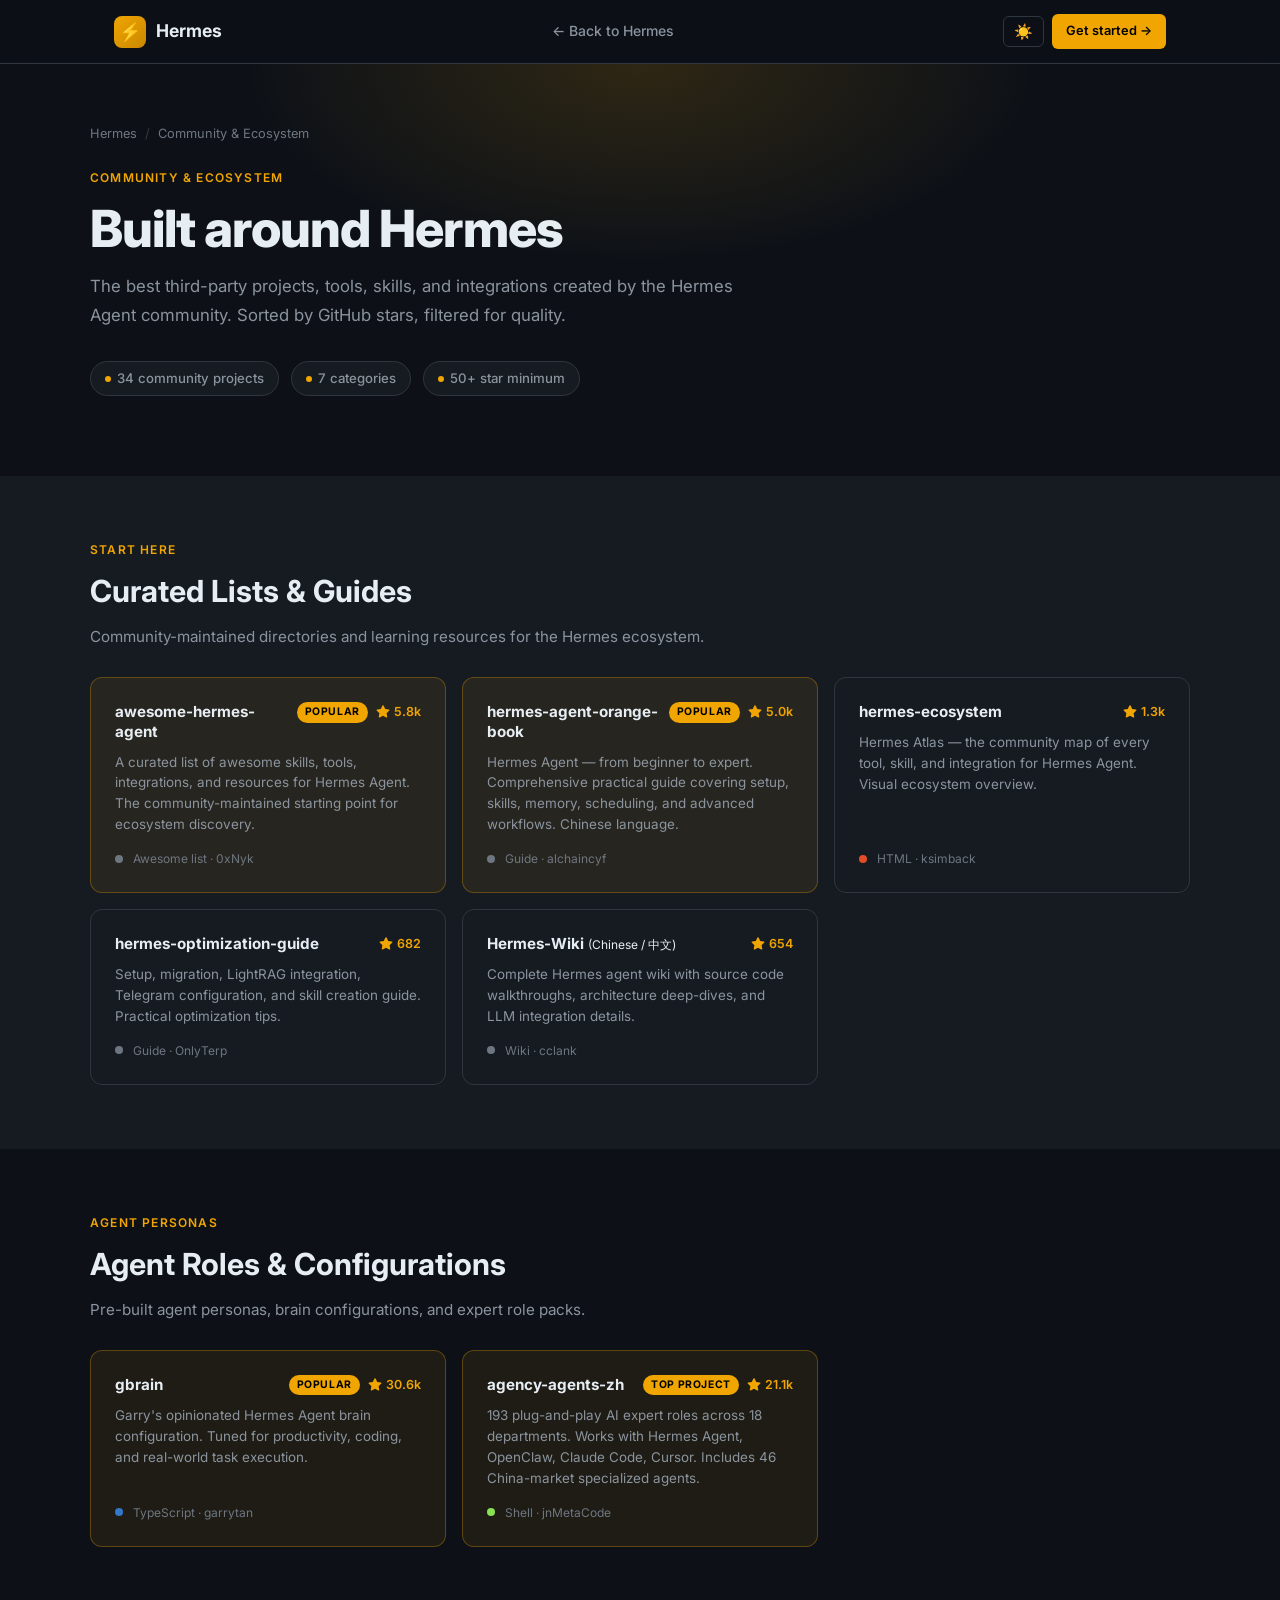
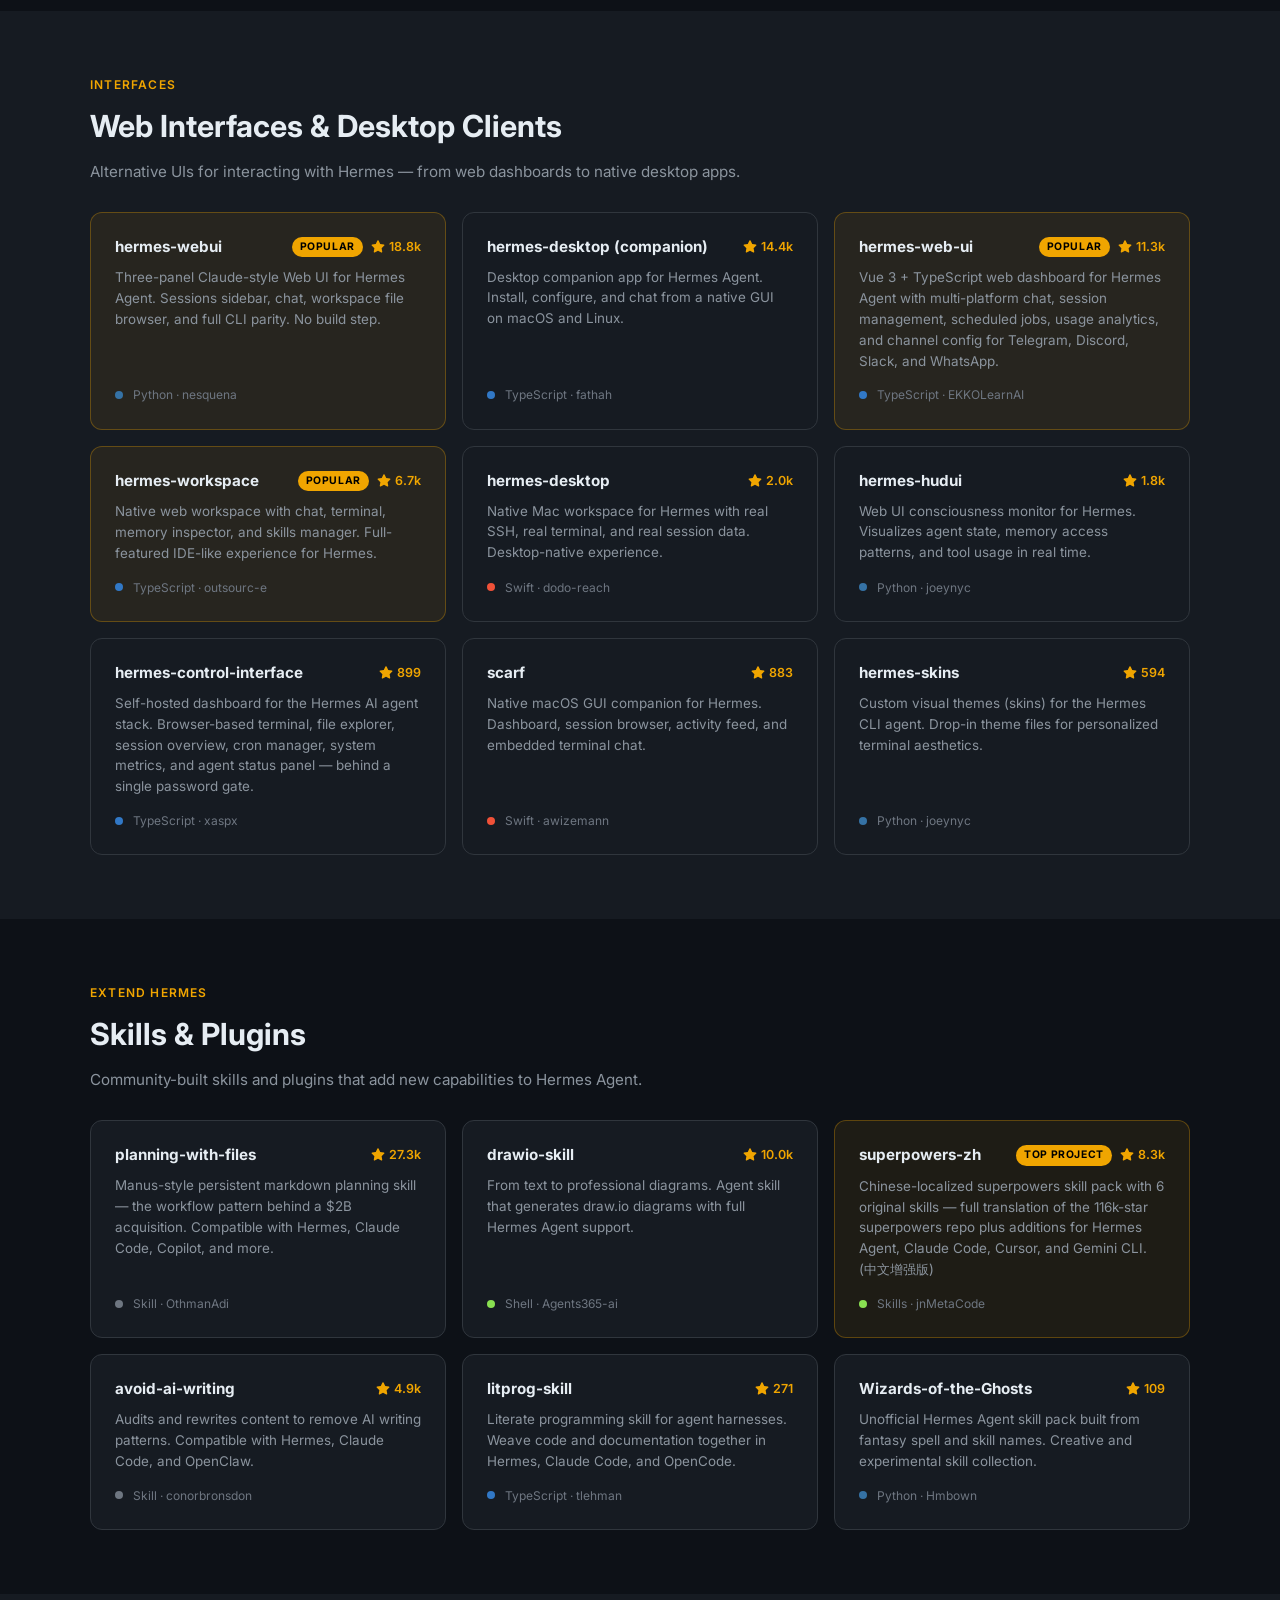
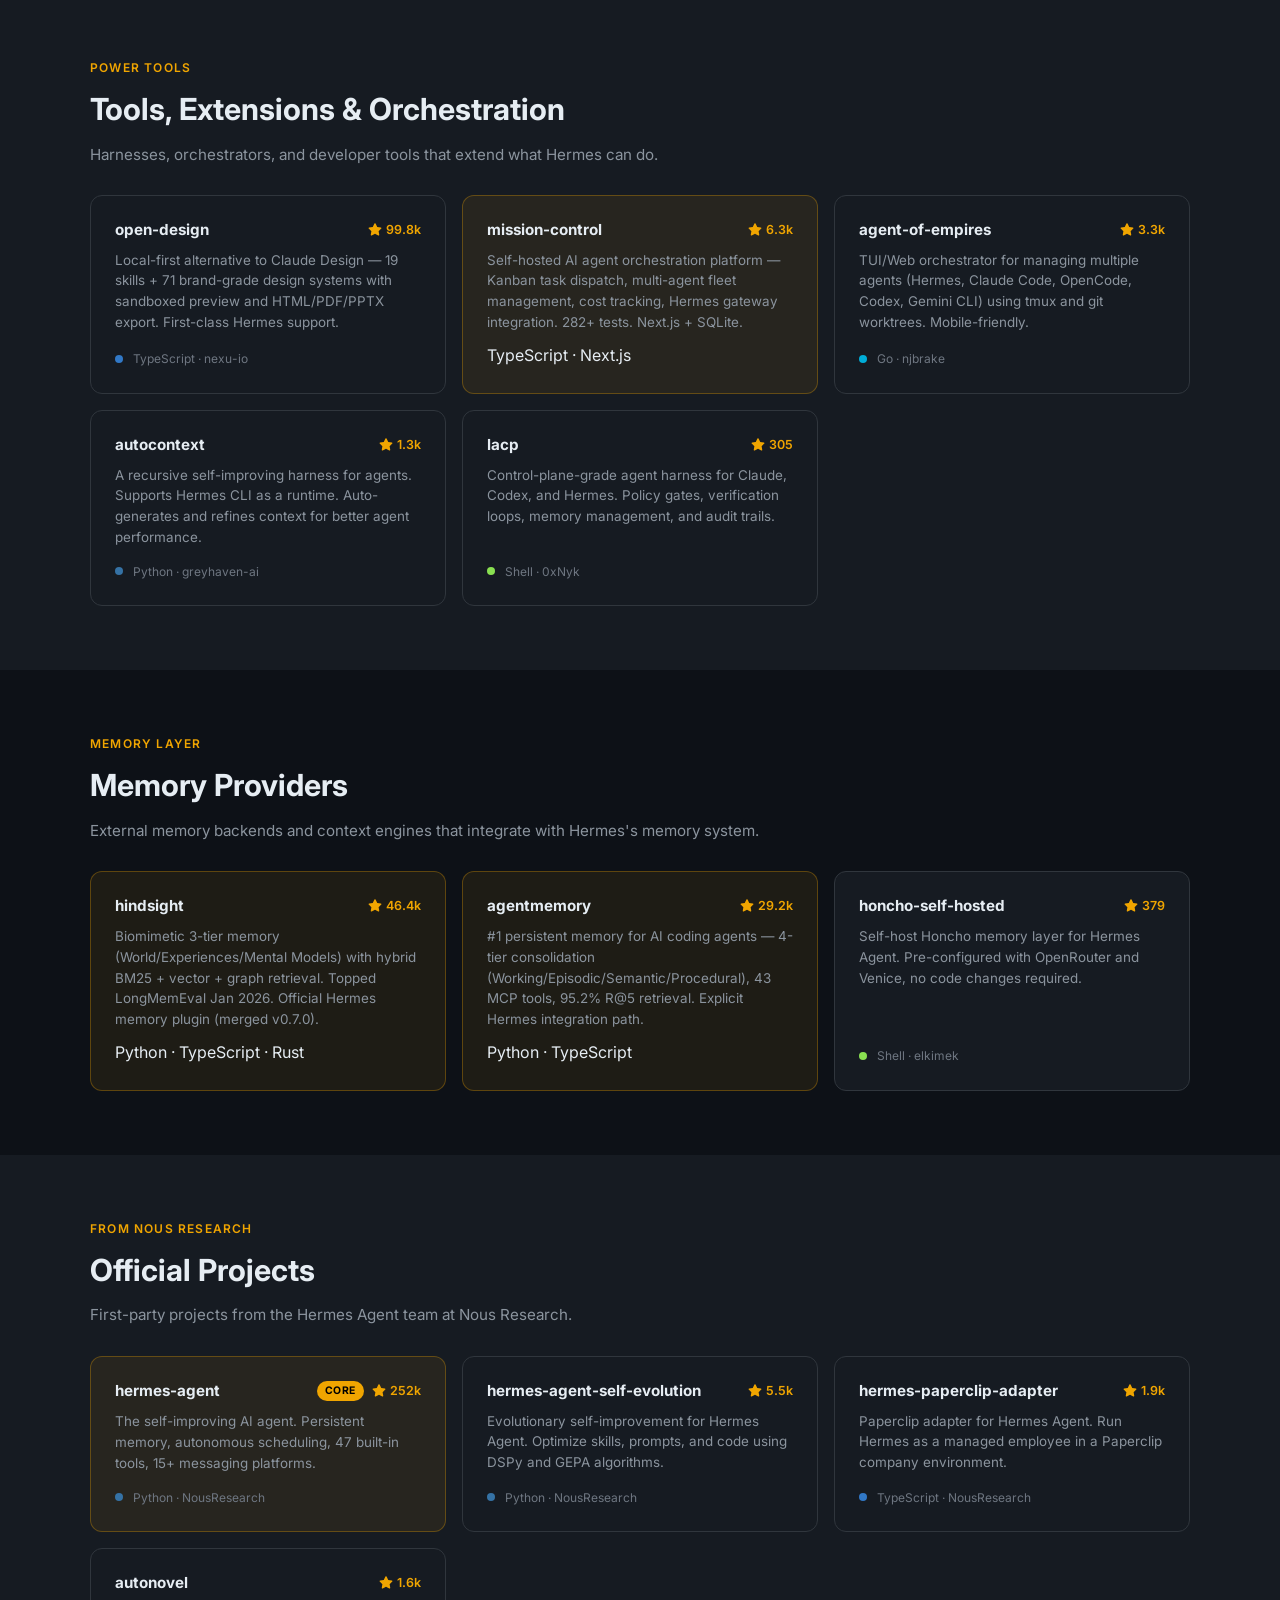
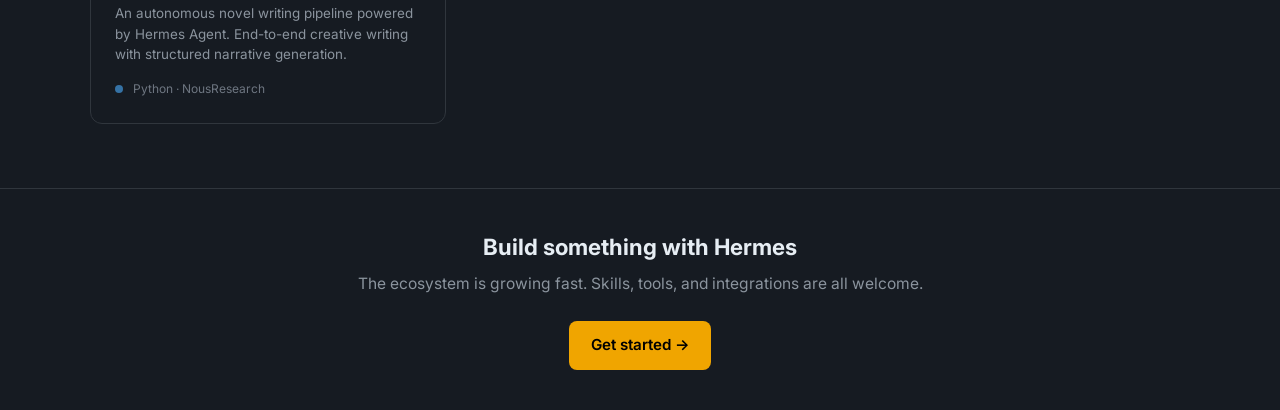
<file: community/index.html>
<!DOCTYPE html>
<html lang="en" data-theme="dark">
<head>
  <script>
    // Canonical URL: strip trailing index.html so links always show the clean path
    (function(){
      var p = window.location.pathname;
      if (p.endsWith('/index.html')) {
        var clean = p.slice(0, p.length - 'index.html'.length);
        window.history.replaceState(null, '', clean + window.location.search + window.location.hash);
      }
    })();
  </script>
  <meta charset="UTF-8" />
  <meta name="viewport" content="width=device-width, initial-scale=1.0" />
  <title>Hermes Ecosystem — Community Projects &amp; Tools</title>
  <meta name="description" content="The best third-party projects, tools, skills, and integrations built around Hermes Agent by the open-source community." />
  <meta property="og:title" content="Hermes Ecosystem — Community Projects & Tools" />
  <meta property="og:description" content="The best third-party projects, tools, skills, and integrations built around Hermes Agent." />
  <meta property="og:type" content="website" />
  <link rel="icon" type="image/svg+xml" href="/favicon.svg" />
  <link rel="icon" type="image/png" sizes="32x32" href="/favicon-32.png" />
  <link rel="icon" type="image/png" sizes="192x192" href="/favicon-192.png" />
  <link rel="shortcut icon" href="/favicon.ico" />
  <link rel="apple-touch-icon" sizes="512x512" href="/apple-touch-icon.png" />
  <link rel="preconnect" href="https://fonts.googleapis.com" />
  <link rel="preconnect" href="https://fonts.gstatic.com" crossorigin />
  <link href="https://fonts.googleapis.com/css2?family=Inter:wght@300;400;500;600;700;800&family=JetBrains+Mono:wght@400;500&display=swap" rel="stylesheet" />
  <style>
    :root {
      --bg-primary: #0d1117;
      --bg-secondary: #161b22;
      --bg-tertiary: #21262d;
      --bg-card: #161b22;
      --bg-card-hover: #1c2128;
      --border: #30363d;
      --border-hover: #484f58;
      --text-primary: #e6edf3;
      --text-secondary: #8b949e;
      --text-muted: #6e7681;
      --accent: #f0a500;
      --accent-dim: #c88800;
      --accent-glow: rgba(240,165,0,0.15);
      --accent-subtle: rgba(240,165,0,0.08);
      --green: #3fb950;
      --red: #f85149;
      --blue: #58a6ff;
      --purple: #bc8cff;
      --nav-height: 64px;
      --radius: 8px;
      --radius-lg: 12px;
      --shadow: 0 1px 3px rgba(0,0,0,0.4),0 4px 16px rgba(0,0,0,0.3);
    }
    [data-theme="light"] {
      --bg-primary: #ffffff;
      --bg-secondary: #f6f8fa;
      --bg-tertiary: #eaeef2;
      --bg-card: #ffffff;
      --bg-card-hover: #f6f8fa;
      --border: #d0d7de;
      --border-hover: #9198a1;
      --text-primary: #1f2328;
      --text-secondary: #656d76;
      --text-muted: #9198a1;
      --accent: #c07800;
      --accent-dim: #a06000;
      --accent-glow: rgba(192,120,0,0.12);
      --accent-subtle: rgba(192,120,0,0.06);
      --green: #1a7f37;
      --red: #cf222e;
      --blue: #0969da;
      --purple: #7c3aed;
      --shadow: 0 1px 3px rgba(0,0,0,0.1),0 4px 16px rgba(0,0,0,0.06);
    }
    *,*::before,*::after{box-sizing:border-box;margin:0;padding:0}
    html{scroll-behavior:smooth;font-size:16px;overflow-x:hidden}
    body{font-family:'Inter',-apple-system,BlinkMacSystemFont,'Segoe UI',sans-serif;background:var(--bg-primary);color:var(--text-primary);line-height:1.6;transition:background 0.2s,color 0.2s;-webkit-font-smoothing:antialiased}
    a{color:var(--accent);text-decoration:none;transition:color 0.15s}
    a:hover{color:var(--accent-dim)}
    ::-webkit-scrollbar{width:6px;height:6px}
    ::-webkit-scrollbar-track{background:var(--bg-secondary)}
    ::-webkit-scrollbar-thumb{background:var(--border);border-radius:3px}

    /* Nav */
    #nav{position:fixed;top:0;left:0;right:0;height:var(--nav-height);background:rgba(13,17,23,0.92);backdrop-filter:blur(12px);-webkit-backdrop-filter:blur(12px);border-bottom:1px solid var(--border);z-index:1000}
    [data-theme="light"] #nav{background:rgba(255,255,255,0.92)}
    .nav-inner{max-width:1100px;margin:0 auto;padding:0 24px;height:100%;display:flex;align-items:center;justify-content:space-between;gap:16px}
    .nav-logo{display:flex;align-items:center;gap:10px;font-weight:700;font-size:1.1rem;color:var(--text-primary);text-decoration:none;flex-shrink:0}
    .nav-logo-icon{width:32px;height:32px;background:linear-gradient(135deg,var(--accent),var(--accent-dim));border-radius:8px;display:flex;align-items:center;justify-content:center;font-size:18px;line-height:1}
    .nav-back{display:flex;align-items:center;gap:6px;color:var(--text-secondary);font-size:0.875rem;font-weight:500;padding:6px 12px;border-radius:6px;transition:color 0.15s,background 0.15s;text-decoration:none}
    .nav-back:hover{color:var(--text-primary);background:var(--bg-tertiary)}
    .btn-theme{background:none;border:1px solid var(--border);color:var(--text-secondary);cursor:pointer;padding:7px 10px;border-radius:6px;font-size:15px;line-height:1;transition:border-color 0.15s,color 0.15s,background 0.15s}
    .btn-theme:hover{border-color:var(--border-hover);color:var(--text-primary);background:var(--bg-tertiary)}
    .hamburger{display:none;flex-direction:column;gap:5px;cursor:pointer;padding:6px;border:1px solid var(--border);border-radius:6px;background:none;transition:border-color 0.15s;flex-shrink:0}
    .hamburger:hover{border-color:var(--border-hover)}
    .hamburger span{display:block;width:20px;height:2px;background:var(--text-secondary);border-radius:2px;transition:transform 0.2s,opacity 0.2s}
    .hamburger.open span:nth-child(1){transform:translateY(7px) rotate(45deg)}
    .hamburger.open span:nth-child(2){opacity:0}
    .hamburger.open span:nth-child(3){transform:translateY(-7px) rotate(-45deg)}
    #community-mobile-menu{display:none;position:fixed;top:var(--nav-height);left:0;right:0;background:var(--bg-secondary);border-bottom:1px solid var(--border);padding:16px 24px;z-index:999;flex-direction:column;gap:4px}
    #community-mobile-menu.open{display:flex}
    #community-mobile-menu a{color:var(--text-secondary);font-size:0.95rem;font-weight:500;padding:10px 12px;border-radius:6px;transition:color 0.15s,background 0.15s;text-decoration:none}
    #community-mobile-menu a:hover{color:var(--text-primary);background:var(--bg-tertiary)}
    .btn-cta{background:var(--accent);color:#000;font-size:0.8rem;font-weight:600;padding:7px 14px;border-radius:6px;border:none;cursor:pointer;text-decoration:none;display:inline-block;transition:background 0.15s,transform 0.1s;white-space:nowrap}
    .btn-cta:hover{background:var(--accent-dim);color:#000;transform:translateY(-1px)}

    /* Layout */
    main{padding-top:var(--nav-height)}
    .hero{padding:60px 24px 48px;background:var(--bg-primary);position:relative;overflow:hidden}
    .hero::before{content:'';position:absolute;top:-200px;left:50%;transform:translateX(-50%);width:800px;height:400px;background:radial-gradient(ellipse at center,var(--accent-glow) 0%,transparent 70%);pointer-events:none}
    .container{max-width:1100px;margin:0 auto;position:relative}
    .section{padding:64px 24px}
    .section-alt{background:var(--bg-secondary)}

    /* Breadcrumb */
    .breadcrumb{display:flex;align-items:center;gap:8px;font-size:0.8rem;color:var(--text-muted);margin-bottom:24px;flex-wrap:wrap}
    .breadcrumb a{color:var(--text-muted)}
    .breadcrumb a:hover{color:var(--accent)}
    .breadcrumb-sep{opacity:0.4}

    /* Hero content */
    .page-label{font-size:0.75rem;font-weight:600;letter-spacing:0.1em;text-transform:uppercase;color:var(--accent);margin-bottom:12px}
    .page-title{font-size:clamp(2rem,5vw,3.2rem);font-weight:800;line-height:1.1;letter-spacing:-0.02em;margin-bottom:16px}
    .page-sub{font-size:1.05rem;color:var(--text-secondary);max-width:680px;line-height:1.7;margin-bottom:32px}

    /* Stats bar */
    .stats-bar{display:flex;flex-wrap:wrap;gap:12px;margin-bottom:32px}
    .stat-pill{display:inline-flex;align-items:center;gap:6px;background:var(--bg-secondary);border:1px solid var(--border);color:var(--text-secondary);font-size:0.825rem;font-weight:500;padding:6px 14px;border-radius:100px}
    .stat-pill .dot{width:6px;height:6px;background:var(--accent);border-radius:50%;flex-shrink:0}

    /* Category sections */
    .cat-label{font-size:0.75rem;font-weight:600;letter-spacing:0.1em;text-transform:uppercase;color:var(--accent);margin-bottom:8px}
    .cat-title{font-size:clamp(1.4rem,3vw,1.9rem);font-weight:700;margin-bottom:8px;color:var(--text-primary)}
    .cat-desc{font-size:0.95rem;color:var(--text-secondary);max-width:680px;line-height:1.65;margin-bottom:28px}

    /* Project cards */
    .project-grid{display:grid;grid-template-columns:repeat(3,minmax(0,1fr));gap:16px;margin-bottom:0}
    .project-grid > *{min-width:0}
    .project-card{background:var(--bg-card);border:1px solid var(--border);border-radius:var(--radius-lg);padding:24px;display:flex;flex-direction:column;gap:10px;transition:border-color 0.2s,transform 0.15s,background 0.2s;text-decoration:none;color:inherit}
    .project-card:hover{border-color:var(--accent);transform:translateY(-3px);background:var(--bg-card-hover);color:inherit}
    .project-header{display:flex;align-items:flex-start;justify-content:space-between;gap:8px}
    .project-name{font-size:0.95rem;font-weight:700;color:var(--text-primary);line-height:1.3;word-break:break-word;min-width:0;flex:1}
    .project-stars{display:inline-flex;align-items:center;gap:4px;font-size:0.78rem;font-weight:600;color:var(--accent);white-space:nowrap;flex-shrink:0}
    .project-stars svg{width:14px;height:14px;fill:var(--accent)}
    .project-desc{font-size:0.84rem;color:var(--text-secondary);line-height:1.55;flex:1}
    .project-meta{display:flex;align-items:center;gap:10px;font-size:0.75rem;color:var(--text-muted);margin-top:auto;padding-top:4px}
    .lang-dot{width:8px;height:8px;border-radius:50%;flex-shrink:0}
    .lang-python{background:#3572A5}
    .lang-ts{background:#3178c6}
    .lang-js{background:#f1e05a}
    .lang-swift{background:#F05138}
    .lang-shell{background:#89e051}
    .lang-html{background:#e34c26}
    .lang-go{background:#00ADD8}
    .lang-rust{background:#dea584}
    .lang-makefile{background:#427819}
    .lang-docs{background:var(--text-muted)}

    /* Featured card (wider) */
    .project-card.featured{border-color:rgba(240,165,0,0.3);background:var(--accent-subtle)}
    .project-card.featured:hover{border-color:var(--accent)}
    .featured-badge{font-size:0.65rem;font-weight:700;letter-spacing:0.06em;text-transform:uppercase;background:var(--accent);color:#000;padding:2px 8px;border-radius:100px;flex-shrink:0}

    /* CTA footer */
    .cta-strip{background:var(--bg-secondary);border-top:1px solid var(--border);padding:40px 24px;text-align:center}
    .cta-strip h2{font-size:1.4rem;font-weight:700;margin-bottom:8px}
    .cta-strip p{color:var(--text-secondary);margin-bottom:24px;font-size:0.975rem}
    .cta-btns{display:flex;gap:12px;justify-content:center;flex-wrap:wrap}
    .btn-primary{display:inline-flex;align-items:center;gap:6px;background:var(--accent);color:#000;font-weight:600;font-size:0.95rem;padding:12px 22px;border-radius:8px;transition:background 0.15s,transform 0.1s}
    .btn-primary:hover{background:var(--accent-dim);color:#000;transform:translateY(-1px)}
    .btn-secondary{display:inline-flex;align-items:center;gap:6px;background:var(--bg-card);border:1px solid var(--border);color:var(--text-primary);font-weight:500;font-size:0.95rem;padding:12px 22px;border-radius:8px;transition:border-color 0.15s,background 0.15s}
    .btn-secondary:hover{border-color:var(--border-hover);background:var(--bg-card-hover);color:var(--text-primary)}

    /* Responsive */
    @media(max-width:900px){.project-grid{grid-template-columns:repeat(2,minmax(0,1fr))}}
    @media(max-width:640px){
      .project-grid{grid-template-columns:1fr}
      .nav-back{display:none}
      .btn-cta{display:none}
      .hamburger{display:flex}
      .nav-inner{gap:8px}
      .hero{padding:48px 16px 36px}
      .section{padding:48px 16px}
    }
  </style>
</head>
<body>

<nav id="nav">
  <div class="nav-inner">
    <a href="../index.html" class="nav-logo">
      <div class="nav-logo-icon">&#9889;</div>
      Hermes
    </a>
    <a href="../index.html#resources" class="nav-back"><span>&larr; Back to Hermes</span></a>
    <div style="display:flex;align-items:center;gap:8px;flex-shrink:0">
      <button class="btn-theme" id="theme-toggle" aria-label="Toggle theme">🌙</button>
      <a href="https://hermes-agent.nousresearch.com/docs/getting-started/installation" class="btn-cta" target="_blank" rel="noopener">Get started &rarr;</a>
    </div>
    <button class="hamburger" id="community-hamburger" aria-label="Open menu">
      <span></span><span></span><span></span>
    </button>
  </div>
</nav>

<div id="community-mobile-menu">
  <a href="../index.html">⚡ Hermes Home</a>
  <a href="../index.html#why">Why Hermes</a>
  <a href="../index.html#features">Features</a>
  <a href="../index.html#compare">Compare</a>
  <a href="../index.html#install">Install</a>
  <a href="../index.html#resources">Resources</a>
  <a href="../eli5/" style="color:var(--accent)">🧠 ELI5 — What is Hermes?</a>
  <a href="../models/" style="color:var(--accent)">🤖 Best Models 2026</a>
  <a href="../index.html#resources" style="color:var(--accent)">🌎 Community &amp; Ecosystem</a>
  <a href="https://hermes-agent.nousresearch.com/docs/getting-started/installation" target="_blank" rel="noopener" style="color:var(--accent);margin-top:4px">Get started →</a>
</div>

<main>
  <div class="hero">
    <div class="container">
      <nav class="breadcrumb" aria-label="Breadcrumb">
        <a href="../index.html">Hermes</a>
        <span class="breadcrumb-sep">/</span>
        <span>Community &amp; Ecosystem</span>
      </nav>

      <div class="page-label">Community &amp; Ecosystem</div>
      <h1 class="page-title">Built around Hermes</h1>
      <p class="page-sub">The best third-party projects, tools, skills, and integrations created by the Hermes Agent community. Sorted by GitHub stars, filtered for quality.</p>

      <div class="stats-bar">
        <span class="stat-pill"><span class="dot"></span>34 community projects</span>
        <span class="stat-pill"><span class="dot"></span>7 categories</span>
        <span class="stat-pill"><span class="dot"></span>50+ star minimum</span>
      </div>
    </div>
  </div>

  <!-- ===== CURATED LISTS & GUIDES ===== -->
  <div class="section section-alt">
    <div class="container">
      <p class="cat-label">Start here</p>
      <h2 class="cat-title">Curated Lists &amp; Guides</h2>
      <p class="cat-desc">Community-maintained directories and learning resources for the Hermes ecosystem.</p>
      <div class="project-grid">
        <a href="https://github.com/0xNyk/awesome-hermes-agent" target="_blank" rel="noopener" class="project-card featured">
          <div class="project-header">
            <div class="project-name">awesome-hermes-agent</div>
            <span class="featured-badge">Popular</span>
            <span class="project-stars"><svg viewBox="0 0 16 16"><path d="M8 .25a.75.75 0 0 1 .673.418l1.882 3.815 4.21.612a.75.75 0 0 1 .416 1.279l-3.046 2.97.719 4.192a.75.75 0 0 1-1.088.791L8 12.347l-3.766 1.98a.75.75 0 0 1-1.088-.79l.72-4.194L.818 6.374a.75.75 0 0 1 .416-1.28l4.21-.611L7.327.668A.75.75 0 0 1 8 .25z"/></svg>5.8k</span>
          </div>
          <div class="project-desc">A curated list of awesome skills, tools, integrations, and resources for Hermes Agent. The community-maintained starting point for ecosystem discovery.</div>
          <div class="project-meta"><span class="lang-dot lang-docs"></span> Awesome list &middot; 0xNyk</div>
        </a>
        <a href="https://github.com/alchaincyf/hermes-agent-orange-book" target="_blank" rel="noopener" class="project-card featured">
          <div class="project-header">
            <div class="project-name">hermes-agent-orange-book</div>
            <span class="featured-badge">Popular</span>
            <span class="project-stars"><svg viewBox="0 0 16 16"><path d="M8 .25a.75.75 0 0 1 .673.418l1.882 3.815 4.21.612a.75.75 0 0 1 .416 1.279l-3.046 2.97.719 4.192a.75.75 0 0 1-1.088.791L8 12.347l-3.766 1.98a.75.75 0 0 1-1.088-.79l.72-4.194L.818 6.374a.75.75 0 0 1 .416-1.28l4.21-.611L7.327.668A.75.75 0 0 1 8 .25z"/></svg>5.0k</span>
          </div>
          <div class="project-desc">Hermes Agent &mdash; from beginner to expert. Comprehensive practical guide covering setup, skills, memory, scheduling, and advanced workflows. Chinese language.</div>
          <div class="project-meta"><span class="lang-dot lang-docs"></span> Guide &middot; alchaincyf</div>
        </a>
        <a href="https://github.com/ksimback/hermes-ecosystem" target="_blank" rel="noopener" class="project-card">
          <div class="project-header">
            <div class="project-name">hermes-ecosystem</div>
            <span class="project-stars"><svg viewBox="0 0 16 16"><path d="M8 .25a.75.75 0 0 1 .673.418l1.882 3.815 4.21.612a.75.75 0 0 1 .416 1.279l-3.046 2.97.719 4.192a.75.75 0 0 1-1.088.791L8 12.347l-3.766 1.98a.75.75 0 0 1-1.088-.79l.72-4.194L.818 6.374a.75.75 0 0 1 .416-1.28l4.21-.611L7.327.668A.75.75 0 0 1 8 .25z"/></svg>1.3k</span>
          </div>
          <div class="project-desc">Hermes Atlas &mdash; the community map of every tool, skill, and integration for Hermes Agent. Visual ecosystem overview.</div>
          <div class="project-meta"><span class="lang-dot lang-html"></span> HTML &middot; ksimback</div>
        </a>
        <a href="https://github.com/OnlyTerp/hermes-optimization-guide" target="_blank" rel="noopener" class="project-card">
          <div class="project-header">
            <div class="project-name">hermes-optimization-guide</div>
            <span class="project-stars"><svg viewBox="0 0 16 16"><path d="M8 .25a.75.75 0 0 1 .673.418l1.882 3.815 4.21.612a.75.75 0 0 1 .416 1.279l-3.046 2.97.719 4.192a.75.75 0 0 1-1.088.791L8 12.347l-3.766 1.98a.75.75 0 0 1-1.088-.79l.72-4.194L.818 6.374a.75.75 0 0 1 .416-1.28l4.21-.611L7.327.668A.75.75 0 0 1 8 .25z"/></svg>682</span>
          </div>
          <div class="project-desc">Setup, migration, LightRAG integration, Telegram configuration, and skill creation guide. Practical optimization tips.</div>
          <div class="project-meta"><span class="lang-dot lang-docs"></span> Guide &middot; OnlyTerp</div>
        </a>
        <a href="https://github.com/cclank/Hermes-Wiki" target="_blank" rel="noopener" class="project-card">
          <div class="project-header">
            <div class="project-name">Hermes-Wiki <span style="font-weight: normal; font-size: 12px;">(Chinese / 中文)</span></div>
            <span class="project-stars"><svg viewBox="0 0 16 16"><path d="M8 .25a.75.75 0 0 1 .673.418l1.882 3.815 4.21.612a.75.75 0 0 1 .416 1.279l-3.046 2.97.719 4.192a.75.75 0 0 1-1.088.791L8 12.347l-3.766 1.98a.75.75 0 0 1-1.088-.79l.72-4.194L.818 6.374a.75.75 0 0 1 .416-1.28l4.21-.611L7.327.668A.75.75 0 0 1 8 .25z"/></svg>654</span>
          </div>
          <div class="project-desc">Complete Hermes agent wiki with source code walkthroughs, architecture deep-dives, and LLM integration details.</div>
          <div class="project-meta"><span class="lang-dot lang-docs"></span> Wiki &middot; cclank</div>
        </a>
      </div>
    </div>
  </div>

  <!-- ===== AGENT ROLES & CONFIGS ===== -->
  <div class="section">
    <div class="container">
      <p class="cat-label">Agent personas</p>
      <h2 class="cat-title">Agent Roles &amp; Configurations</h2>
      <p class="cat-desc">Pre-built agent personas, brain configurations, and expert role packs.</p>
      <div class="project-grid">
        <a href="https://github.com/garrytan/gbrain" target="_blank" rel="noopener" class="project-card featured">
          <div class="project-header">
            <div class="project-name">gbrain</div>
            <span class="featured-badge">Popular</span>
            <span class="project-stars"><svg viewBox="0 0 16 16"><path d="M8 .25a.75.75 0 0 1 .673.418l1.882 3.815 4.21.612a.75.75 0 0 1 .416 1.279l-3.046 2.97.719 4.192a.75.75 0 0 1-1.088.791L8 12.347l-3.766 1.98a.75.75 0 0 1-1.088-.79l.72-4.194L.818 6.374a.75.75 0 0 1 .416-1.28l4.21-.611L7.327.668A.75.75 0 0 1 8 .25z"/></svg>30.6k</span>
          </div>
          <div class="project-desc">Garry's opinionated Hermes Agent brain configuration. Tuned for productivity, coding, and real-world task execution.</div>
          <div class="project-meta"><span class="lang-dot lang-ts"></span> TypeScript &middot; garrytan</div>
        </a>
        <a href="https://github.com/jnMetaCode/agency-agents-zh" target="_blank" rel="noopener" class="project-card featured">
          <div class="project-header">
            <div class="project-name">agency-agents-zh</div>
            <span class="featured-badge">Top project</span>
            <span class="project-stars"><svg viewBox="0 0 16 16"><path d="M8 .25a.75.75 0 0 1 .673.418l1.882 3.815 4.21.612a.75.75 0 0 1 .416 1.279l-3.046 2.97.719 4.192a.75.75 0 0 1-1.088.791L8 12.347l-3.766 1.98a.75.75 0 0 1-1.088-.79l.72-4.194L.818 6.374a.75.75 0 0 1 .416-1.28l4.21-.611L7.327.668A.75.75 0 0 1 8 .25z"/></svg>21.1k</span>
          </div>
          <div class="project-desc">193 plug-and-play AI expert roles across 18 departments. Works with Hermes Agent, OpenClaw, Claude Code, Cursor. Includes 46 China-market specialized agents.</div>
          <div class="project-meta"><span class="lang-dot lang-shell"></span> Shell &middot; jnMetaCode</div>
        </a>
      </div>
    </div>
  </div>

  <!-- ===== WEB INTERFACES & DESKTOP ===== -->
  <div class="section section-alt">
    <div class="container">
      <p class="cat-label">Interfaces</p>
      <h2 class="cat-title">Web Interfaces &amp; Desktop Clients</h2>
      <p class="cat-desc">Alternative UIs for interacting with Hermes &mdash; from web dashboards to native desktop apps.</p>
      <div class="project-grid">
        <a href="https://github.com/nesquena/hermes-webui" target="_blank" rel="noopener" class="project-card featured">
          <div class="project-header">
            <div class="project-name">hermes-webui</div>
            <span class="featured-badge">Popular</span>
            <span class="project-stars"><svg viewBox="0 0 16 16"><path d="M8 .25a.75.75 0 0 1 .673.418l1.882 3.815 4.21.612a.75.75 0 0 1 .416 1.279l-3.046 2.97.719 4.192a.75.75 0 0 1-1.088.791L8 12.347l-3.766 1.98a.75.75 0 0 1-1.088-.79l.72-4.194L.818 6.374a.75.75 0 0 1 .416-1.28l4.21-.611L7.327.668A.75.75 0 0 1 8 .25z"/></svg>18.8k</span>
          </div>
          <div class="project-desc">Three-panel Claude-style Web UI for Hermes Agent. Sessions sidebar, chat, workspace file browser, and full CLI parity. No build step.</div>
          <div class="project-meta"><span class="lang-dot lang-python"></span> Python &middot; nesquena</div>
        </a>
        <a href="https://github.com/fathah/hermes-desktop" target="_blank" rel="noopener" class="project-card">
          <div class="project-header">
            <div class="project-name">hermes-desktop (companion)</div>
            <span class="project-stars"><svg viewBox="0 0 16 16"><path d="M8 .25a.75.75 0 0 1 .673.418l1.882 3.815 4.21.612a.75.75 0 0 1 .416 1.279l-3.046 2.97.719 4.192a.75.75 0 0 1-1.088.791L8 12.347l-3.766 1.98a.75.75 0 0 1-1.088-.79l.72-4.194L.818 6.374a.75.75 0 0 1 .416-1.28l4.21-.611L7.327.668A.75.75 0 0 1 8 .25z"/></svg>14.4k</span>
          </div>
          <div class="project-desc">Desktop companion app for Hermes Agent. Install, configure, and chat from a native GUI on macOS and Linux.</div>
          <div class="project-meta"><span class="lang-dot lang-ts"></span> TypeScript &middot; fathah</div>
        </a>
        <a href="https://github.com/EKKOLearnAI/hermes-web-ui" target="_blank" rel="noopener" class="project-card featured">
          <div class="project-header">
            <div class="project-name">hermes-web-ui</div>
            <span class="featured-badge">Popular</span>
            <span class="project-stars"><svg viewBox="0 0 16 16"><path d="M8 .25a.75.75 0 0 1 .673.418l1.882 3.815 4.21.612a.75.75 0 0 1 .416 1.279l-3.046 2.97.719 4.192a.75.75 0 0 1-1.088.791L8 12.347l-3.766 1.98a.75.75 0 0 1-1.088-.79l.72-4.194L.818 6.374a.75.75 0 0 1 .416-1.28l4.21-.611L7.327.668A.75.75 0 0 1 8 .25z"/></svg>11.3k</span>
          </div>
          <div class="project-desc">Vue 3 + TypeScript web dashboard for Hermes Agent with multi-platform chat, session management, scheduled jobs, usage analytics, and channel config for Telegram, Discord, Slack, and WhatsApp.</div>
          <div class="project-meta"><span class="lang-dot lang-ts"></span> TypeScript &middot; EKKOLearnAI</div>
        </a>
        <a href="https://github.com/outsourc-e/hermes-workspace" target="_blank" rel="noopener" class="project-card featured">
          <div class="project-header">
            <div class="project-name">hermes-workspace</div>
            <span class="featured-badge">Popular</span>
            <span class="project-stars"><svg viewBox="0 0 16 16"><path d="M8 .25a.75.75 0 0 1 .673.418l1.882 3.815 4.21.612a.75.75 0 0 1 .416 1.279l-3.046 2.97.719 4.192a.75.75 0 0 1-1.088.791L8 12.347l-3.766 1.98a.75.75 0 0 1-1.088-.79l.72-4.194L.818 6.374a.75.75 0 0 1 .416-1.28l4.21-.611L7.327.668A.75.75 0 0 1 8 .25z"/></svg>6.7k</span>
          </div>
          <div class="project-desc">Native web workspace with chat, terminal, memory inspector, and skills manager. Full-featured IDE-like experience for Hermes.</div>
          <div class="project-meta"><span class="lang-dot lang-ts"></span> TypeScript &middot; outsourc-e</div>
        </a>
        <a href="https://github.com/dodo-reach/hermes-desktop" target="_blank" rel="noopener" class="project-card">
          <div class="project-header">
            <div class="project-name">hermes-desktop</div>
            <span class="project-stars"><svg viewBox="0 0 16 16"><path d="M8 .25a.75.75 0 0 1 .673.418l1.882 3.815 4.21.612a.75.75 0 0 1 .416 1.279l-3.046 2.97.719 4.192a.75.75 0 0 1-1.088.791L8 12.347l-3.766 1.98a.75.75 0 0 1-1.088-.79l.72-4.194L.818 6.374a.75.75 0 0 1 .416-1.28l4.21-.611L7.327.668A.75.75 0 0 1 8 .25z"/></svg>2.0k</span>
          </div>
          <div class="project-desc">Native Mac workspace for Hermes with real SSH, real terminal, and real session data. Desktop-native experience.</div>
          <div class="project-meta"><span class="lang-dot lang-swift"></span> Swift &middot; dodo-reach</div>
        </a>
        <a href="https://github.com/joeynyc/hermes-hudui" target="_blank" rel="noopener" class="project-card">
          <div class="project-header">
            <div class="project-name">hermes-hudui</div>
            <span class="project-stars"><svg viewBox="0 0 16 16"><path d="M8 .25a.75.75 0 0 1 .673.418l1.882 3.815 4.21.612a.75.75 0 0 1 .416 1.279l-3.046 2.97.719 4.192a.75.75 0 0 1-1.088.791L8 12.347l-3.766 1.98a.75.75 0 0 1-1.088-.79l.72-4.194L.818 6.374a.75.75 0 0 1 .416-1.28l4.21-.611L7.327.668A.75.75 0 0 1 8 .25z"/></svg>1.8k</span>
          </div>
          <div class="project-desc">Web UI consciousness monitor for Hermes. Visualizes agent state, memory access patterns, and tool usage in real time.</div>
          <div class="project-meta"><span class="lang-dot lang-python"></span> Python &middot; joeynyc</div>
        </a>
        <a href="https://github.com/xaspx/hermes-control-interface" target="_blank" rel="noopener" class="project-card">
          <div class="project-header">
            <div class="project-name">hermes-control-interface</div>
            <span class="project-stars"><svg viewBox="0 0 16 16"><path d="M8 .25a.75.75 0 0 1 .673.418l1.882 3.815 4.21.612a.75.75 0 0 1 .416 1.279l-3.046 2.97.719 4.192a.75.75 0 0 1-1.088.791L8 12.347l-3.766 1.98a.75.75 0 0 1-1.088-.79l.72-4.194L.818 6.374a.75.75 0 0 1 .416-1.28l4.21-.611L7.327.668A.75.75 0 0 1 8 .25z"/></svg>899</span>
          </div>
          <div class="project-desc">Self-hosted dashboard for the Hermes AI agent stack. Browser-based terminal, file explorer, session overview, cron manager, system metrics, and agent status panel — behind a single password gate.</div>
          <div class="project-meta"><span class="lang-dot lang-ts"></span> TypeScript &middot; xaspx</div>
        </a>
        <a href="https://github.com/awizemann/scarf" target="_blank" rel="noopener" class="project-card">
          <div class="project-header">
            <div class="project-name">scarf</div>
            <span class="project-stars"><svg viewBox="0 0 16 16"><path d="M8 .25a.75.75 0 0 1 .673.418l1.882 3.815 4.21.612a.75.75 0 0 1 .416 1.279l-3.046 2.97.719 4.192a.75.75 0 0 1-1.088.791L8 12.347l-3.766 1.98a.75.75 0 0 1-1.088-.79l.72-4.194L.818 6.374a.75.75 0 0 1 .416-1.28l4.21-.611L7.327.668A.75.75 0 0 1 8 .25z"/></svg>883</span>
          </div>
          <div class="project-desc">Native macOS GUI companion for Hermes. Dashboard, session browser, activity feed, and embedded terminal chat.</div>
          <div class="project-meta"><span class="lang-dot lang-swift"></span> Swift &middot; awizemann</div>
        </a>
        <a href="https://github.com/joeynyc/hermes-skins" target="_blank" rel="noopener" class="project-card">
          <div class="project-header">
            <div class="project-name">hermes-skins</div>
            <span class="project-stars"><svg viewBox="0 0 16 16"><path d="M8 .25a.75.75 0 0 1 .673.418l1.882 3.815 4.21.612a.75.75 0 0 1 .416 1.279l-3.046 2.97.719 4.192a.75.75 0 0 1-1.088.791L8 12.347l-3.766 1.98a.75.75 0 0 1-1.088-.79l.72-4.194L.818 6.374a.75.75 0 0 1 .416-1.28l4.21-.611L7.327.668A.75.75 0 0 1 8 .25z"/></svg>594</span>
          </div>
          <div class="project-desc">Custom visual themes (skins) for the Hermes CLI agent. Drop-in theme files for personalized terminal aesthetics.</div>
          <div class="project-meta"><span class="lang-dot lang-python"></span> Python &middot; joeynyc</div>
        </a>
      </div>
    </div>
  </div>

  <!-- ===== SKILLS & PLUGINS ===== -->
  <div class="section">
    <div class="container">
      <p class="cat-label">Extend Hermes</p>
      <h2 class="cat-title">Skills &amp; Plugins</h2>
      <p class="cat-desc">Community-built skills and plugins that add new capabilities to Hermes Agent.</p>
      <div class="project-grid">
        <a href="https://github.com/OthmanAdi/planning-with-files" target="_blank" rel="noopener" class="project-card">
          <div class="project-header">
            <div class="project-name">planning-with-files</div>
            <span class="project-stars"><svg viewBox="0 0 16 16"><path d="M8 .25a.75.75 0 0 1 .673.418l1.882 3.815 4.21.612a.75.75 0 0 1 .416 1.279l-3.046 2.97.719 4.192a.75.75 0 0 1-1.088.791L8 12.347l-3.766 1.98a.75.75 0 0 1-1.088-.79l.72-4.194L.818 6.374a.75.75 0 0 1 .416-1.28l4.21-.611L7.327.668A.75.75 0 0 1 8 .25z"/></svg>27.3k</span>
          </div>
          <div class="project-desc">Manus-style persistent markdown planning skill — the workflow pattern behind a $2B acquisition. Compatible with Hermes, Claude Code, Copilot, and more.</div>
          <div class="project-meta"><span class="lang-dot lang-docs"></span> Skill &middot; OthmanAdi</div>
        </a>
        <a href="https://github.com/Agents365-ai/drawio-skill" target="_blank" rel="noopener" class="project-card">
          <div class="project-header">
            <div class="project-name">drawio-skill</div>
            <span class="project-stars"><svg viewBox="0 0 16 16"><path d="M8 .25a.75.75 0 0 1 .673.418l1.882 3.815 4.21.612a.75.75 0 0 1 .416 1.279l-3.046 2.97.719 4.192a.75.75 0 0 1-1.088.791L8 12.347l-3.766 1.98a.75.75 0 0 1-1.088-.79l.72-4.194L.818 6.374a.75.75 0 0 1 .416-1.28l4.21-.611L7.327.668A.75.75 0 0 1 8 .25z"/></svg>10.0k</span>
          </div>
          <div class="project-desc">From text to professional diagrams. Agent skill that generates draw.io diagrams with full Hermes Agent support.</div>
          <div class="project-meta"><span class="lang-dot lang-shell"></span> Shell &middot; Agents365-ai</div>
        </a>
        <a href="https://github.com/jnMetaCode/superpowers-zh" target="_blank" rel="noopener" class="project-card featured">
          <div class="project-header">
            <div class="project-name">superpowers-zh</div>
            <span class="featured-badge">Top project</span>
            <span class="project-stars"><svg viewBox="0 0 16 16"><path d="M8 .25a.75.75 0 0 1 .673.418l1.882 3.815 4.21.612a.75.75 0 0 1 .416 1.279l-3.046 2.97.719 4.192a.75.75 0 0 1-1.088.791L8 12.347l-3.766 1.98a.75.75 0 0 1-1.088-.79l.72-4.194L.818 6.374a.75.75 0 0 1 .416-1.28l4.21-.611L7.327.668A.75.75 0 0 1 8 .25z"/></svg>8.3k</span>
          </div>
          <div class="project-desc">Chinese-localized superpowers skill pack with 6 original skills — full translation of the 116k-star superpowers repo plus additions for Hermes Agent, Claude Code, Cursor, and Gemini CLI. (中文增强版)</div>
          <div class="project-meta"><span class="lang-dot lang-shell"></span> Skills &middot; jnMetaCode</div>
        </a>
        <a href="https://github.com/conorbronsdon/avoid-ai-writing" target="_blank" rel="noopener" class="project-card">
          <div class="project-header">
            <div class="project-name">avoid-ai-writing</div>
            <span class="project-stars"><svg viewBox="0 0 16 16"><path d="M8 .25a.75.75 0 0 1 .673.418l1.882 3.815 4.21.612a.75.75 0 0 1 .416 1.279l-3.046 2.97.719 4.192a.75.75 0 0 1-1.088.791L8 12.347l-3.766 1.98a.75.75 0 0 1-1.088-.79l.72-4.194L.818 6.374a.75.75 0 0 1 .416-1.28l4.21-.611L7.327.668A.75.75 0 0 1 8 .25z"/></svg>4.9k</span>
          </div>
          <div class="project-desc">Audits and rewrites content to remove AI writing patterns. Compatible with Hermes, Claude Code, and OpenClaw.</div>
          <div class="project-meta"><span class="lang-dot lang-docs"></span> Skill &middot; conorbronsdon</div>
        </a>
        <a href="https://github.com/tlehman/litprog-skill" target="_blank" rel="noopener" class="project-card">
          <div class="project-header">
            <div class="project-name">litprog-skill</div>
            <span class="project-stars"><svg viewBox="0 0 16 16"><path d="M8 .25a.75.75 0 0 1 .673.418l1.882 3.815 4.21.612a.75.75 0 0 1 .416 1.279l-3.046 2.97.719 4.192a.75.75 0 0 1-1.088.791L8 12.347l-3.766 1.98a.75.75 0 0 1-1.088-.79l.72-4.194L.818 6.374a.75.75 0 0 1 .416-1.28l4.21-.611L7.327.668A.75.75 0 0 1 8 .25z"/></svg>271</span>
          </div>
          <div class="project-desc">Literate programming skill for agent harnesses. Weave code and documentation together in Hermes, Claude Code, and OpenCode.</div>
          <div class="project-meta"><span class="lang-dot lang-ts"></span> TypeScript &middot; tlehman</div>
        </a>
        <a href="https://github.com/Hmbown/Wizards-of-the-Ghosts" target="_blank" rel="noopener" class="project-card">
          <div class="project-header">
            <div class="project-name">Wizards-of-the-Ghosts</div>
            <span class="project-stars"><svg viewBox="0 0 16 16"><path d="M8 .25a.75.75 0 0 1 .673.418l1.882 3.815 4.21.612a.75.75 0 0 1 .416 1.279l-3.046 2.97.719 4.192a.75.75 0 0 1-1.088.791L8 12.347l-3.766 1.98a.75.75 0 0 1-1.088-.79l.72-4.194L.818 6.374a.75.75 0 0 1 .416-1.28l4.21-.611L7.327.668A.75.75 0 0 1 8 .25z"/></svg>109</span>
          </div>
          <div class="project-desc">Unofficial Hermes Agent skill pack built from fantasy spell and skill names. Creative and experimental skill collection.</div>
          <div class="project-meta"><span class="lang-dot lang-python"></span> Python &middot; Hmbown</div>
        </a>
      </div>
    </div>
  </div>

  <!-- ===== TOOLS & EXTENSIONS ===== -->
  <div class="section section-alt">
    <div class="container">
      <p class="cat-label">Power tools</p>
      <h2 class="cat-title">Tools, Extensions &amp; Orchestration</h2>
      <p class="cat-desc">Harnesses, orchestrators, and developer tools that extend what Hermes can do.</p>
      <div class="project-grid">
        <a href="https://github.com/nexu-io/open-design" target="_blank" rel="noopener" class="project-card">
          <div class="project-header">
            <div class="project-name">open-design</div>
            <span class="project-stars"><svg viewBox="0 0 16 16"><path d="M8 .25a.75.75 0 0 1 .673.418l1.882 3.815 4.21.612a.75.75 0 0 1 .416 1.279l-3.046 2.97.719 4.192a.75.75 0 0 1-1.088.791L8 12.347l-3.766 1.98a.75.75 0 0 1-1.088-.79l.72-4.194L.818 6.374a.75.75 0 0 1 .416-1.28l4.21-.611L7.327.668A.75.75 0 0 1 8 .25z"/></svg>99.8k</span>
          </div>
          <div class="project-desc">Local-first alternative to Claude Design — 19 skills + 71 brand-grade design systems with sandboxed preview and HTML/PDF/PPTX export. First-class Hermes support.</div>
          <div class="project-meta"><span class="lang-dot lang-ts"></span> TypeScript &middot; nexu-io</div>
        </a>
        <a href="https://github.com/builderz-labs/mission-control" target="_blank" rel="noopener" class="project-card featured">
          <div class="project-header">
            <div class="project-name">mission-control</div>
            <span class="project-stars"><svg viewBox="0 0 16 16"><path d="M8 .25a.75.75 0 0 1 .673.418l1.882 3.815 4.21.612a.75.75 0 0 1 .416 1.279l-3.046 2.97.719 4.192a.75.75 0 0 1-1.088.791L8 12.347l-3.766 1.98a.75.75 0 0 1-1.088-.79l.72-4.194L.818 6.374a.75.75 0 0 1 .416-1.28l4.21-.611L7.327.668A.75.75 0 0 1 8 .25z"/></svg>6.3k</span>
          </div>
          <div class="project-desc">Self-hosted AI agent orchestration platform — Kanban task dispatch, multi-agent fleet management, cost tracking, Hermes gateway integration. 282+ tests. Next.js + SQLite.</div>
          <div class="project-lang">TypeScript · Next.js</div>
        </a>
        <a href="https://github.com/njbrake/agent-of-empires" target="_blank" rel="noopener" class="project-card">
          <div class="project-header">
            <div class="project-name">agent-of-empires</div>
            <span class="project-stars"><svg viewBox="0 0 16 16"><path d="M8 .25a.75.75 0 0 1 .673.418l1.882 3.815 4.21.612a.75.75 0 0 1 .416 1.279l-3.046 2.97.719 4.192a.75.75 0 0 1-1.088.791L8 12.347l-3.766 1.98a.75.75 0 0 1-1.088-.79l.72-4.194L.818 6.374a.75.75 0 0 1 .416-1.28l4.21-.611L7.327.668A.75.75 0 0 1 8 .25z"/></svg>3.3k</span>
          </div>
          <div class="project-desc">TUI/Web orchestrator for managing multiple agents (Hermes, Claude Code, OpenCode, Codex, Gemini CLI) using tmux and git worktrees. Mobile-friendly.</div>
          <div class="project-meta"><span class="lang-dot lang-go"></span> Go &middot; njbrake</div>
        </a>
        <a href="https://github.com/greyhaven-ai/autocontext" target="_blank" rel="noopener" class="project-card">
          <div class="project-header">
            <div class="project-name">autocontext</div>
            <span class="project-stars"><svg viewBox="0 0 16 16"><path d="M8 .25a.75.75 0 0 1 .673.418l1.882 3.815 4.21.612a.75.75 0 0 1 .416 1.279l-3.046 2.97.719 4.192a.75.75 0 0 1-1.088.791L8 12.347l-3.766 1.98a.75.75 0 0 1-1.088-.79l.72-4.194L.818 6.374a.75.75 0 0 1 .416-1.28l4.21-.611L7.327.668A.75.75 0 0 1 8 .25z"/></svg>1.3k</span>
          </div>
          <div class="project-desc">A recursive self-improving harness for agents. Supports Hermes CLI as a runtime. Auto-generates and refines context for better agent performance.</div>
          <div class="project-meta"><span class="lang-dot lang-python"></span> Python &middot; greyhaven-ai</div>
        </a>
        <a href="https://github.com/0xNyk/lacp" target="_blank" rel="noopener" class="project-card">
          <div class="project-header">
            <div class="project-name">lacp</div>
            <span class="project-stars"><svg viewBox="0 0 16 16"><path d="M8 .25a.75.75 0 0 1 .673.418l1.882 3.815 4.21.612a.75.75 0 0 1 .416 1.279l-3.046 2.97.719 4.192a.75.75 0 0 1-1.088.791L8 12.347l-3.766 1.98a.75.75 0 0 1-1.088-.79l.72-4.194L.818 6.374a.75.75 0 0 1 .416-1.28l4.21-.611L7.327.668A.75.75 0 0 1 8 .25z"/></svg>305</span>
          </div>
          <div class="project-desc">Control-plane-grade agent harness for Claude, Codex, and Hermes. Policy gates, verification loops, memory management, and audit trails.</div>
          <div class="project-meta"><span class="lang-dot lang-shell"></span> Shell &middot; 0xNyk</div>
        </a>
      </div>
    </div>
  </div>

  <!-- ===== MEMORY PROVIDERS ===== -->
  <div class="section">
    <div class="container">
      <p class="cat-label">Memory layer</p>
      <h2 class="cat-title">Memory Providers</h2>
      <p class="cat-desc">External memory backends and context engines that integrate with Hermes's memory system.</p>
      <div class="project-grid">
        <a href="https://github.com/vectorize-io/hindsight" target="_blank" rel="noopener" class="project-card featured">
          <div class="project-header">
            <div class="project-name">hindsight</div>
            <span class="project-stars"><svg viewBox="0 0 16 16"><path d="M8 .25a.75.75 0 0 1 .673.418l1.882 3.815 4.21.612a.75.75 0 0 1 .416 1.279l-3.046 2.97.719 4.192a.75.75 0 0 1-1.088.791L8 12.347l-3.766 1.98a.75.75 0 0 1-1.088-.79l.72-4.194L.818 6.374a.75.75 0 0 1 .416-1.28l4.21-.611L7.327.668A.75.75 0 0 1 8 .25z"/></svg>46.4k</span>
          </div>
          <div class="project-desc">Biomimetic 3-tier memory (World/Experiences/Mental Models) with hybrid BM25 + vector + graph retrieval. Topped LongMemEval Jan 2026. Official Hermes memory plugin (merged v0.7.0).</div>
          <div class="project-lang">Python · TypeScript · Rust</div>
        </a>
        <a href="https://github.com/rohitg00/agentmemory" target="_blank" rel="noopener" class="project-card featured">
          <div class="project-header">
            <div class="project-name">agentmemory</div>
            <span class="project-stars"><svg viewBox="0 0 16 16"><path d="M8 .25a.75.75 0 0 1 .673.418l1.882 3.815 4.21.612a.75.75 0 0 1 .416 1.279l-3.046 2.97.719 4.192a.75.75 0 0 1-1.088.791L8 12.347l-3.766 1.98a.75.75 0 0 1-1.088-.79l.72-4.194L.818 6.374a.75.75 0 0 1 .416-1.28l4.21-.611L7.327.668A.75.75 0 0 1 8 .25z"/></svg>29.2k</span>
          </div>
          <div class="project-desc">#1 persistent memory for AI coding agents — 4-tier consolidation (Working/Episodic/Semantic/Procedural), 43 MCP tools, 95.2% R@5 retrieval. Explicit Hermes integration path.</div>
          <div class="project-lang">Python · TypeScript</div>
        </a>
        <a href="https://github.com/elkimek/honcho-self-hosted" target="_blank" rel="noopener" class="project-card">
          <div class="project-header">
            <div class="project-name">honcho-self-hosted</div>
            <span class="project-stars"><svg viewBox="0 0 16 16"><path d="M8 .25a.75.75 0 0 1 .673.418l1.882 3.815 4.21.612a.75.75 0 0 1 .416 1.279l-3.046 2.97.719 4.192a.75.75 0 0 1-1.088.791L8 12.347l-3.766 1.98a.75.75 0 0 1-1.088-.79l.72-4.194L.818 6.374a.75.75 0 0 1 .416-1.28l4.21-.611L7.327.668A.75.75 0 0 1 8 .25z"/></svg>379</span>
          </div>
          <div class="project-desc">Self-host Honcho memory layer for Hermes Agent. Pre-configured with OpenRouter and Venice, no code changes required.</div>
          <div class="project-meta"><span class="lang-dot lang-shell"></span> Shell &middot; elkimek</div>
        </a>
      </div>
    </div>
  </div>

  <!-- ===== OFFICIAL NOUS RESEARCH ===== -->
  <div class="section section-alt">
    <div class="container">
      <p class="cat-label">From Nous Research</p>
      <h2 class="cat-title">Official Projects</h2>
      <p class="cat-desc">First-party projects from the Hermes Agent team at Nous Research.</p>
      <div class="project-grid">
        <a href="https://github.com/NousResearch/hermes-agent" target="_blank" rel="noopener" class="project-card featured">
          <div class="project-header">
            <div class="project-name">hermes-agent</div>
            <span class="featured-badge">Core</span>
            <span class="project-stars"><svg viewBox="0 0 16 16"><path d="M8 .25a.75.75 0 0 1 .673.418l1.882 3.815 4.21.612a.75.75 0 0 1 .416 1.279l-3.046 2.97.719 4.192a.75.75 0 0 1-1.088.791L8 12.347l-3.766 1.98a.75.75 0 0 1-1.088-.79l.72-4.194L.818 6.374a.75.75 0 0 1 .416-1.28l4.21-.611L7.327.668A.75.75 0 0 1 8 .25z"/></svg>252k</span>
          </div>
          <div class="project-desc">The self-improving AI agent. Persistent memory, autonomous scheduling, 47 built-in tools, 15+ messaging platforms.</div>
          <div class="project-meta"><span class="lang-dot lang-python"></span> Python &middot; NousResearch</div>
        </a>
        <a href="https://github.com/NousResearch/hermes-agent-self-evolution" target="_blank" rel="noopener" class="project-card">
          <div class="project-header">
            <div class="project-name">hermes-agent-self-evolution</div>
            <span class="project-stars"><svg viewBox="0 0 16 16"><path d="M8 .25a.75.75 0 0 1 .673.418l1.882 3.815 4.21.612a.75.75 0 0 1 .416 1.279l-3.046 2.97.719 4.192a.75.75 0 0 1-1.088.791L8 12.347l-3.766 1.98a.75.75 0 0 1-1.088-.79l.72-4.194L.818 6.374a.75.75 0 0 1 .416-1.28l4.21-.611L7.327.668A.75.75 0 0 1 8 .25z"/></svg>5.5k</span>
          </div>
          <div class="project-desc">Evolutionary self-improvement for Hermes Agent. Optimize skills, prompts, and code using DSPy and GEPA algorithms.</div>
          <div class="project-meta"><span class="lang-dot lang-python"></span> Python &middot; NousResearch</div>
        </a>
        <a href="https://github.com/NousResearch/hermes-paperclip-adapter" target="_blank" rel="noopener" class="project-card">
          <div class="project-header">
            <div class="project-name">hermes-paperclip-adapter</div>
            <span class="project-stars"><svg viewBox="0 0 16 16"><path d="M8 .25a.75.75 0 0 1 .673.418l1.882 3.815 4.21.612a.75.75 0 0 1 .416 1.279l-3.046 2.97.719 4.192a.75.75 0 0 1-1.088.791L8 12.347l-3.766 1.98a.75.75 0 0 1-1.088-.79l.72-4.194L.818 6.374a.75.75 0 0 1 .416-1.28l4.21-.611L7.327.668A.75.75 0 0 1 8 .25z"/></svg>1.9k</span>
          </div>
          <div class="project-desc">Paperclip adapter for Hermes Agent. Run Hermes as a managed employee in a Paperclip company environment.</div>
          <div class="project-meta"><span class="lang-dot lang-ts"></span> TypeScript &middot; NousResearch</div>
        </a>
        <a href="https://github.com/NousResearch/autonovel" target="_blank" rel="noopener" class="project-card">
          <div class="project-header">
            <div class="project-name">autonovel</div>
            <span class="project-stars"><svg viewBox="0 0 16 16"><path d="M8 .25a.75.75 0 0 1 .673.418l1.882 3.815 4.21.612a.75.75 0 0 1 .416 1.279l-3.046 2.97.719 4.192a.75.75 0 0 1-1.088.791L8 12.347l-3.766 1.98a.75.75 0 0 1-1.088-.79l.72-4.194L.818 6.374a.75.75 0 0 1 .416-1.28l4.21-.611L7.327.668A.75.75 0 0 1 8 .25z"/></svg>1.6k</span>
          </div>
          <div class="project-desc">An autonomous novel writing pipeline powered by Hermes Agent. End-to-end creative writing with structured narrative generation.</div>
          <div class="project-meta"><span class="lang-dot lang-python"></span> Python &middot; NousResearch</div>
        </a>
      </div>
    </div>
  </div>

</main>

<!-- CTA -->
<div class="cta-strip">
  <div class="container">
    <h2>Build something with Hermes</h2>
    <p>The ecosystem is growing fast. Skills, tools, and integrations are all welcome.</p>
    <div class="cta-btns">
      <a href="https://hermes-agent.nousresearch.com/docs/getting-started/installation" target="_blank" rel="noopener" class="btn-primary">Get started &rarr;</a>
</div>
  </div>
</div>

<script>
  var themeToggle = document.getElementById('theme-toggle');
  var html = document.documentElement;
  function setTheme(t){
    html.setAttribute('data-theme',t);
    localStorage.setItem('theme',t);
    themeToggle.textContent = t==='light' ? '🌙' : '☀️';
  }
  var saved=localStorage.getItem('theme');
  if(saved){setTheme(saved)}else{setTheme('dark')}
  themeToggle.addEventListener('click',function(){
    setTheme(html.getAttribute('data-theme')==='dark'?'light':'dark');
  });

  // Hamburger menu
  var chamburguer = document.getElementById('community-hamburger');
  var cmobileMenu = document.getElementById('community-mobile-menu');
  if(chamburguer && cmobileMenu){
    chamburguer.addEventListener('click', function(){
      var isOpen = cmobileMenu.classList.toggle('open');
      chamburguer.classList.toggle('open', isOpen);
      chamburguer.setAttribute('aria-expanded', isOpen);
    });
    document.addEventListener('click', function(e){
      if(!chamburguer.contains(e.target) && !cmobileMenu.contains(e.target)){
        cmobileMenu.classList.remove('open');
        chamburguer.classList.remove('open');
        chamburguer.setAttribute('aria-expanded', 'false');
      }
    });
  }
</script>

</body>
</html>
</file>
